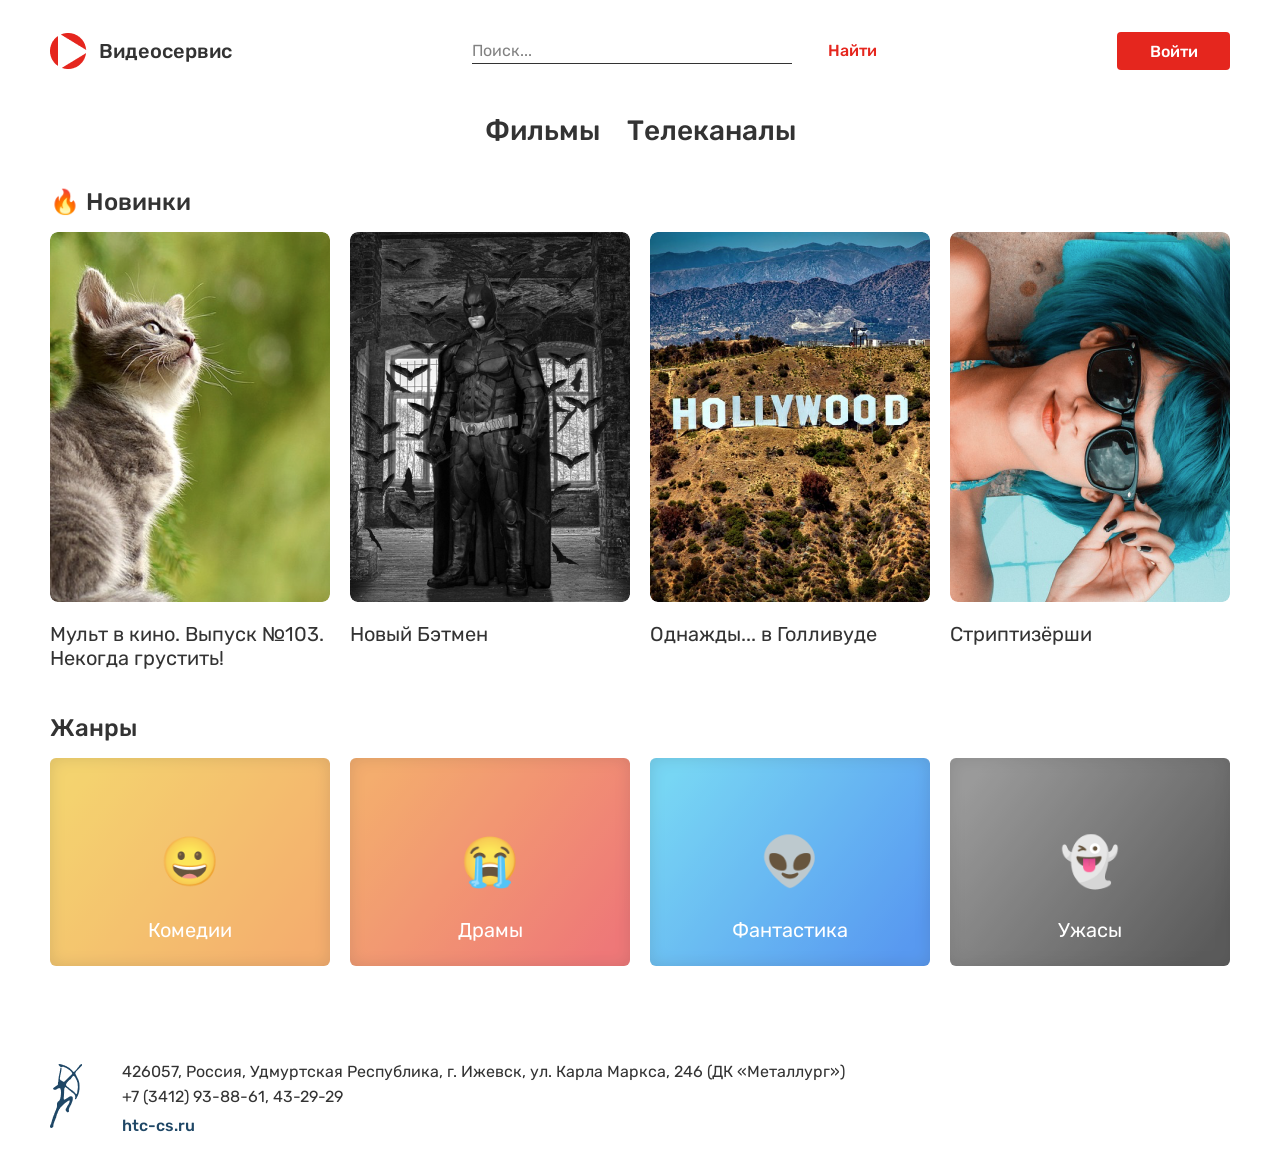
<file: index.html>
<!DOCTYPE html>
<html lang="ru">
<head>
    <meta charset="UTF-8">
    <meta name="viewport" content="width=device-width, initial-scale=1.0">
    <title>Maket</title>
    <link rel="stylesheet" href="css/style.css">
</head>
<body>
    <div class="container">
        <header class="header">
            <div class="header__logo">
                <img class="header__logo-img" src="img/sign.png" alt="логотип">
                <p class="header__logo-p">Видеосервис</p>
            </div>
            <div class="header__right">
            <form action="">
                <input class="header__search-txt" type="text" placeholder="Поиск...">
                <input class="header__search-bar" type="button" value="Найти">
            </form>
        </div>
            <form action="">
                <input class="header__auth-btn" type="button" value="Войти">
            </form>
        </header>
        <main>
            <nav class="nav">
                <a class="nav__a" href="index.html">Фильмы</a>
                <a class="nav__a" href="index1.html">Телеканалы</a>
            </nav>
        <div class="movies">
            <p class="movies-h">&#128293 Новинки</p>
            <div class="news">
                <div class="news-item">
                    <img class="news-item__img" src="img/picture.png" alt="cat">
                    <p class="news-item__p">Мульт в кино. Выпуск №103. Некогда грустить!</p>
                    <p class="news-item__desc">Фильм повествует о череде событий, произошедших в Голливуде в 1969 году, на закате его «золотого века». Известный актер Рик Далтон и его дублер Клифф Бут пытаются найти свое место в стремительно меняющемся мире киноиндустрии.</p>
                </div>
                <div class="news-item">
                    <img class="news-item__img" src="img/picture (1).png" alt="Batman">
                    <p class="news-item__p">Новый Бэтмен</p>
                    <p class="news-item__desc">Фильм повествует о череде событий, произошедших в Голливуде в 1969 году, на закате его «золотого века». Известный актер Рик Далтон и его дублер Клифф Бут пытаются найти свое место в стремительно меняющемся мире киноиндустрии.</p>
                </div>
                <div class="news-item">
                    <img class="news-item__img" src="img/picture2.png" alt="Holliwod">
                    <p class="news-item__p">Однажды... в Голливуде</p>
                    <p class="news-item__desc">Фильм повествует о череде событий, произошедших в Голливуде в 1969 году, на закате его «золотого века». Известный актер Рик Далтон и его дублер Клифф Бут пытаются найти свое место в стремительно меняющемся мире киноиндустрии.</p>
                </div>
                <div class="news-item">
                    <img class="news-item__img" src="img/picture (2).png" alt="woman">
                    <p class="news-item__p">Стриптизёрши</p>
                    <p class="news-item__desc">Фильм повествует о череде событий, произошедших в Голливуде в 1969 году, на закате его «золотого века». Известный актер Рик Далтон и его дублер Клифф Бут пытаются найти свое место в стремительно меняющемся мире киноиндустрии.</p>
                </div>
            </div>
        </div>
        <div class="genres-gallery"> 
            <p class="movies-h">Жанры</p>
            <div class="ganres">  
                <div class="genres-item comedy"> 
                <p class="genres-item_emoji">&#128512</p> 
                <p class="genres-item_name">Комедии</p> 
                </div>
            <div class="genres-item drama"> 
                <p class="genres-item_emoji">&#128557</p> 
                <p class="genres-item_name">Драмы</p> 
            </div>
            <div class="genres-item fantastic"> 
                <p class="genres-item_emoji">&#128125</p> 
                <p class="genres-item_name">Фантастика</p> 
            </div>
            <div class="genres-item horror"> 
                <p class="genres-item_emoji">&#128123</p> 
                <p class="genres-item_name">Ужасы</p> 
            </div>
            </div>
        </div>
        </main>
    </div>
    <footer class="footer">
        <div class="container footer-container">
            <div class="footer__logo">
            <img src="img/htc-cs-logo.png" alt="logo">
            </div>
            <div class="footer__info">
                <p class="footer__info-p">426057, Россия, Удмуртская Республика, г. Ижевск, ул. Карла Маркса, 246 (ДК «Металлург»)</p>
                <p class="footer__info-p">+7 (3412) 93-88-61, 43-29-29</p>
                <a class="footer__info-a" href="http://htc-cs.ru">htc-cs.ru</a>
            </div>
        </div>
    </footer>
    <template id="loginTemplate">
         <div class="loginButton">
             <p class="loginTitle">Вход</p>
             <div class="inputFields">
                 <input class="loginField" type="text" placeholder="Логин">
                 <input class="passwordField" type="password" placeholder="Пароль">
                 <div class="doRemember">
                     <input class="rememberField" type="checkbox" id="rememberMe"> 
                     <label for="rememberMe">Запомнить</label>
                 </div>
                 <button class="login_btn">Войти</button>
             </div>
         </div>
     </template>
     <div class="modal" id="loginModal" hidden>
       <div class="modal__backdrop" data-close></div>
       <div class="modal__wrapper">
           <div id="loginModalBody"></div>
       </div>
     </div>

     <script src="modal.js" defer></script>
</body>
</html>
</file>
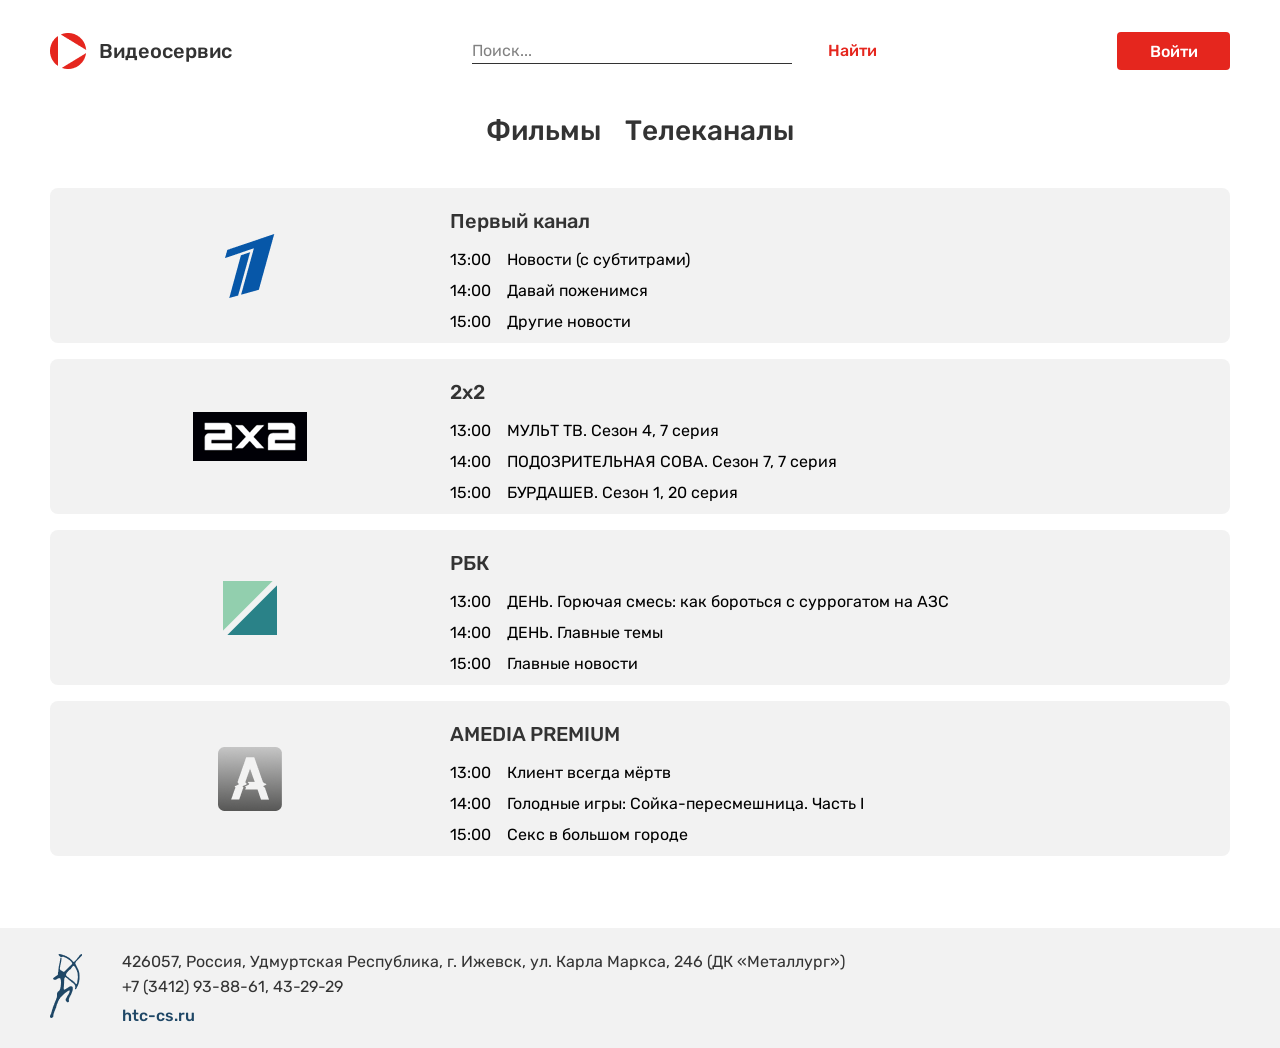
<file: index1.html>
<!DOCTYPE html>
<html lang="ru">
<head>
    <meta charset="UTF-8">
    <meta name="viewport" content="width=device-width, initial-scale=1.0">
    <title>Maket</title>
    <link rel="stylesheet" href="css/style1.css">
</head>
<body>
    <div class="container">
        <header class="header">
            <div class="header__logo">
                <img class="header__logo-img" src="img/sign.png" alt="логотип">
                <p class="header__logo-p">Видеосервис</p>
            </div>
            <div class="header__riht">
            <form action="">
                <input class="header__search-txt" type="text" placeholder="Поиск...">
                <input class="header__search-bar" type="button" value="Найти">
            </form>
        </div>
            <form action="">
                <input class="header__auth-btn" type="button" value="Войти">
            </form>
        </header>
        <main>
            <nav class="nav">
                <a class="nav__a" href="index.html">Фильмы</a>
                <a class="nav__a" href="index1.html">Телеканалы</a>
            </nav>
            <div class="channels">
                <div class="news">
                    <div class="news_first">
                        <div class="news_img">
                        <img class="news_first-img" src="img/Vector.png" alt="Первый канал">
                    </div>
                        <div class="news_first-box">
                            <p class="news_first-p">Первый канал</p>
                            <div class="news_first-1">
                                <p>13:00</p>
                                <p class="news_first-1-p">Новости (с субтитрами)</p>
                            </div>
                            <div class="news_first-2">
                                <p>14:00</p>
                                <p class="news_first-1-p">Давай поженимся</p>
                            </div>
                            <div class="news_first-3">
                                <p>15:00</p>
                                <p class="news_first-1-p">Другие новости</p>
                            </div>
                        </div>
                    </div>
                    <div class="news_first">
                        <div class="news_img">
                        <img class="news_first-img" src="img/2x2.png" alt="2x2">
                    </div>
                        <div class="news_first-box">
                            <p class="news_first-p">2x2</p>
                            <div class="news_first-1">
                                <p>13:00</p>
                                <p class="news_first-1-p">МУЛЬТ ТВ. Сезон 4, 7 серия</p>
                            </div>
                            <div class="news_first-2">
                                <p>14:00</p>
                                <p class="news_first-1-p">ПОДОЗРИТЕЛЬНАЯ СОВА. Сезон 7, 7 серия</p>
                            </div>
                            <div class="news_first-3">
                                <p>15:00</p>
                                <p class="news_first-1-p">БУРДАШЕВ. Сезон 1, 20 серия</p>
                            </div>
                        </div>
                    </div>
                    <div class="news_first">
                        <div class="news_img">
                        <img class="news_first-img" src="img/rbc.png" alt="РБК">
                    </div>
                        <div class="news_first-box">
                            <p class="news_first-p">РБК</p>
                            <div class="news_first-1">
                                <p>13:00</p>
                                <p class="news_first-1-p">ДЕНЬ. Горючая смесь: как бороться с суррогатом на АЗС</p>
                            </div>
                            <div class="news_first-2">
                                <p>14:00</p>
                                <p class="news_first-1-p">ДЕНЬ. Главные темы</p>
                            </div>
                            <div class="news_first-3">
                                <p>15:00</p>
                                <p class="news_first-1-p">Главные новости</p>
                            </div>
                        </div>
                    </div>
                    <div class="news_first">
                        <div class="news_img">
                        <img class="news_first-img" src="img/amedia.png" alt="AMEDIA PREMIUM">
                    </div>
                        <div class="news_first-box">
                            <p class="news_first-p">AMEDIA PREMIUM</p>
                            <div class="news_first-1">
                                <p>13:00</p>
                                <p class="news_first-1-p">Клиент всегда мёртв</p>
                            </div>
                            <div class="news_first-2">
                                <p>14:00</p>
                                <p class="news_first-1-p">Голодные игры: Сойка-пересмешница. Часть I</p>
                            </div>
                            <div class="news_first-3">
                                <p>15:00</p>
                                <p class="news_first-1-p">Секс в большом городе</p>
                            </div>
                        </div>
                    </div>
                </div>
            </div>
        </main>
    </div>
    <footer class="footer">
        <div class="container footer-container">
            <div class="footer__logo">
            <img src="img/htc-cs-logo.png" alt="logo">
            </div>
            <div class="footer__info">
                <p class="footer__info-p">426057, Россия, Удмуртская Республика, г. Ижевск, ул. Карла Маркса, 246 (ДК «Металлург»)</p>
                <p class="footer__info-p">+7 (3412) 93-88-61, 43-29-29</p>
                <a class="footer__info-a" href="http://htc-cs.ru">htc-cs.ru</a>
            </div>
        </div>
    </footer>
    <template id="loginTemplate">
         <div class="loginButton">
             <p class="loginTitle">Вход</p>
             <div class="inputFields">
                 <input class="loginField" type="text" placeholder="Логин">
                 <input class="passwordField" type="password" placeholder="Пароль">
                 <div class="doRemember">
                     <input class="rememberField" type="checkbox" id="rememberMe"> 
                     <label for="rememberMe">Запомнить</label>
                 </div>
                 <button class="login_btn">Войти</button>
             </div>
         </div>
     </template>
     <div class="modal" id="loginModal" hidden>
       <div class="modal__backdrop" data-close></div>
       <div class="modal__wrapper">
           <div id="loginModalBody"></div>
       </div>
     </div>

     <script src="modal.js" defer></script>
</body>
</html>
</file>
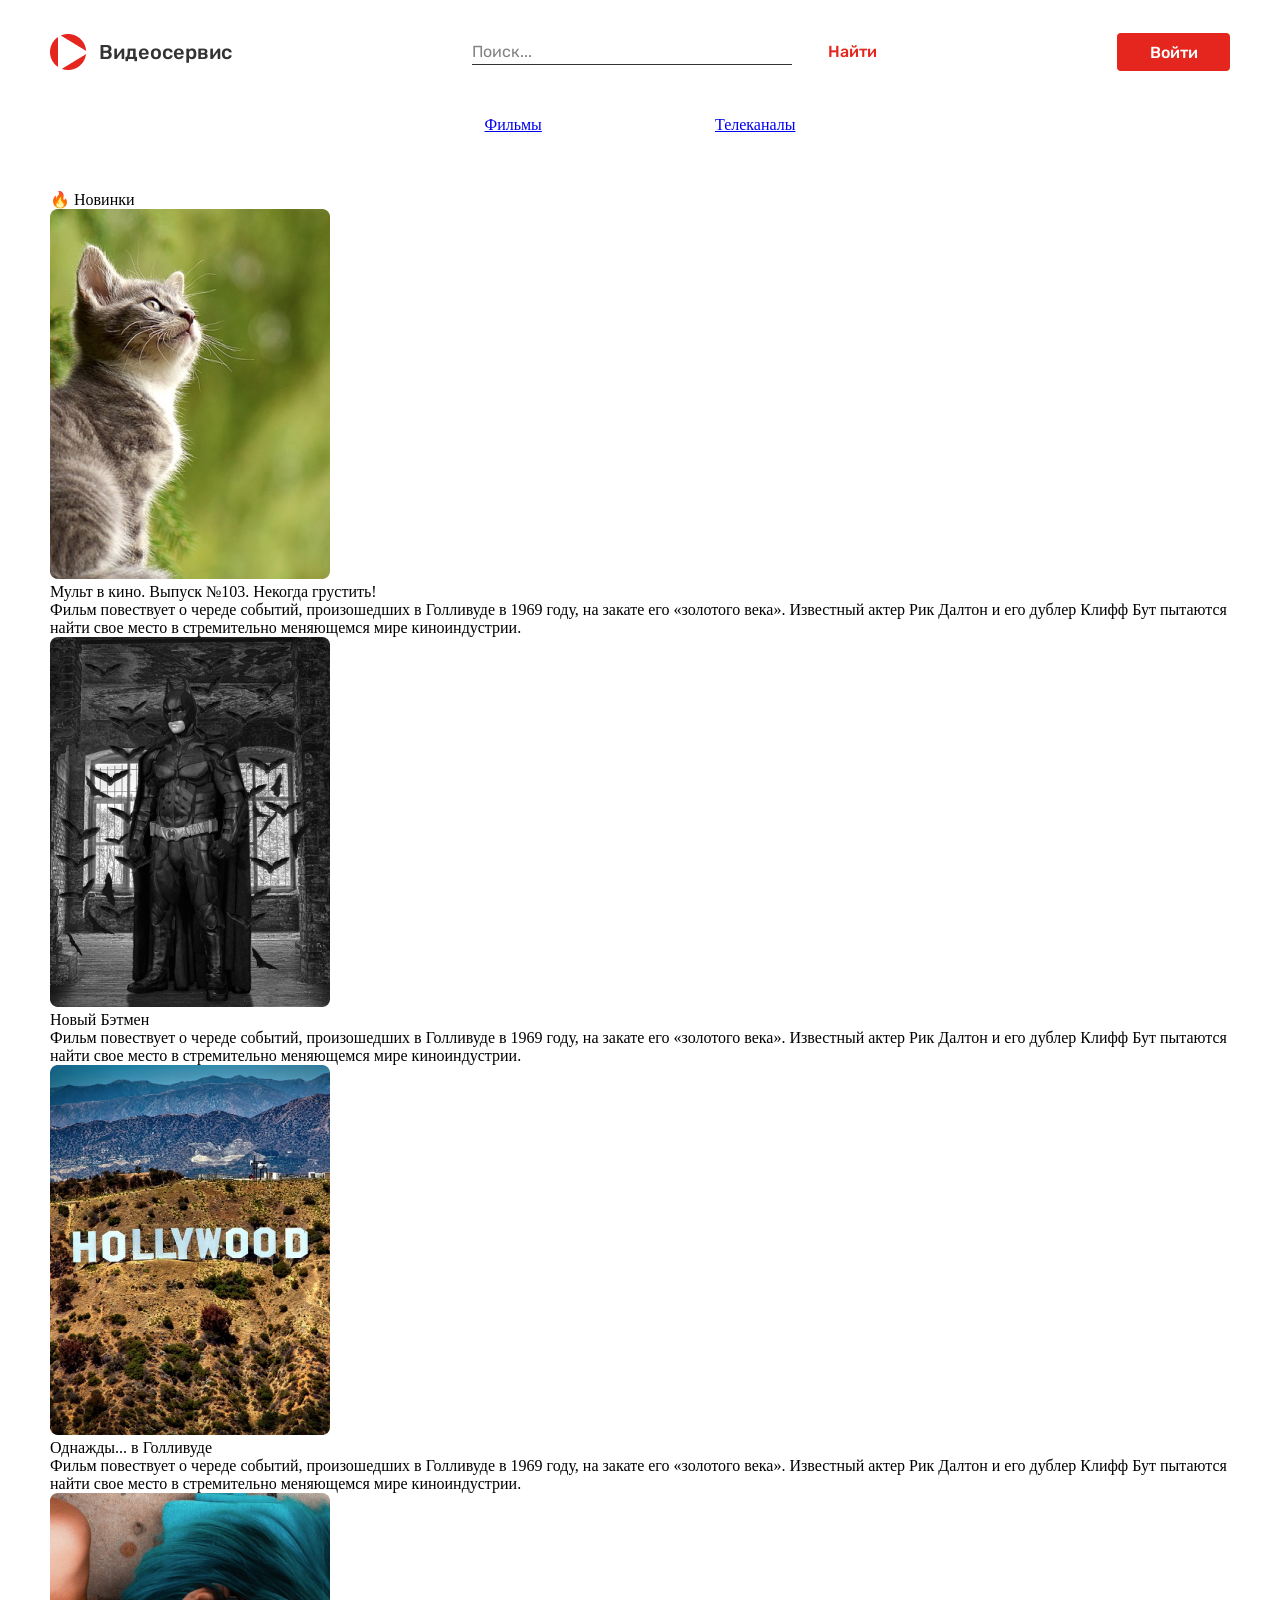
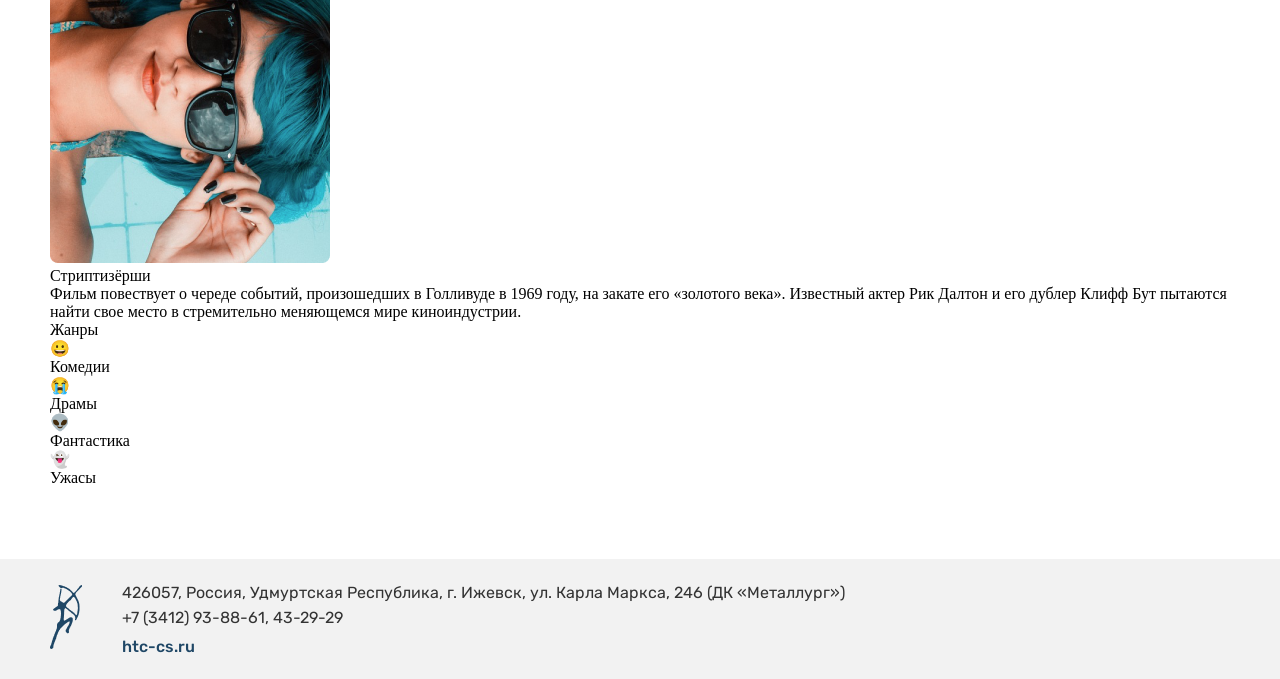
<file: index2.html>
<!DOCTYPE html>
<html lang="ru">
<head>
    <meta charset="UTF-8">
    <meta name="viewport" content="width=device-width, initial-scale=1.0">
    <title>Maket</title>
    <link rel="stylesheet" href="css/style4.css">
</head>
<body>
    <div class="container">
        <header class="header">
            <div class="header__logo">
                <img class="header__logo-img" src="img/sign.png" alt="логотип">
                <p class="header__logo-p">Видеосервис</p>
            </div>
            <form action="">
                <input class="header__search-txt" type="text" placeholder="Поиск...">
                <input class="header__search-btn" type="button" value="Найти">
            </form>
            <form action="">
                <input class="header__auth-btn" type="button" value="Войти">
            </form>
        </header>
        <main>
            <nav class="nav">
                <a class="nav__a" href="index">Фильмы</a>
                <a class="nav__a" href="index1.html">Телеканалы</a>
            </nav>
        <div class="movies">
            <p class="movies-h">&#128293 Новинки</p>
            <div class="news">
                <div class="news-item">
                    <img class="news-item__img" src="img/picture.png" alt="cat">
                    <p class="news-item__p">Мульт в кино. Выпуск №103. Некогда грустить!</p>
                    <p class="news-item__desc">Фильм повествует о череде событий, произошедших в Голливуде в 1969 году, на закате его «золотого века». Известный актер Рик Далтон и его дублер Клифф Бут пытаются найти свое место в стремительно меняющемся мире киноиндустрии.</p>
                </div>
                <div class="news-item">
                    <img class="news-item__img" src="img/picture (1).png" alt="Batman">
                    <p class="news-item__p">Новый Бэтмен</p>
                    <p class="news-item__desc">Фильм повествует о череде событий, произошедших в Голливуде в 1969 году, на закате его «золотого века». Известный актер Рик Далтон и его дублер Клифф Бут пытаются найти свое место в стремительно меняющемся мире киноиндустрии.</p>
                </div>
                <div class="news-item">
                    <img class="news-item__img" src="img/picture2.png" alt="Holliwod">
                    <p class="news-item__p">Однажды... в Голливуде</p>
                    <p class="news-item__desc">Фильм повествует о череде событий, произошедших в Голливуде в 1969 году, на закате его «золотого века». Известный актер Рик Далтон и его дублер Клифф Бут пытаются найти свое место в стремительно меняющемся мире киноиндустрии.</p>
                </div>
                <div class="news-item">
                    <img class="news-item__img" src="img/picture (2).png" alt="woman">
                    <p class="news-item__p">Стриптизёрши</p>
                    <p class="news-item__desc">Фильм повествует о череде событий, произошедших в Голливуде в 1969 году, на закате его «золотого века». Известный актер Рик Далтон и его дублер Клифф Бут пытаются найти свое место в стремительно меняющемся мире киноиндустрии.</p>
                </div>
            </div>
        </div>
        <div class="genres-gallery"> 
            <p class="movies-h">Жанры</p>
            <div class="ganres">  
                <div class="genres-item comedy"> 
                <p class="genres-item_emoji">&#128512</p> 
                <p class="genres-item_name">Комедии</p> 
                </div>
            <div class="genres-item drama"> 
                <p class="genres-item_emoji">&#128557</p> 
                <p class="genres-item_name">Драмы</p> 
            </div>
            <div class="genres-item fantastic"> 
                <p class="genres-item_emoji">&#128125</p> 
                <p class="genres-item_name">Фантастика</p> 
            </div>
            <div class="genres-item horror"> 
                <p class="genres-item_emoji">&#128123</p> 
                <p class="genres-item_name">Ужасы</p> 
            </div>
            </div>
        </div>
        </main>
    </div>
    <footer class="footer">
        <div class="container footer-container">
            <div class="footer__logo">
            <img src="img/htc-cs-logo.png" alt="logo">
            </div>
            <div class="footer__info">
                <p class="footer__info-p">426057, Россия, Удмуртская Республика, г. Ижевск, ул. Карла Маркса, 246 (ДК «Металлург»)</p>
                <p class="footer__info-p">+7 (3412) 93-88-61, 43-29-29</p>
                <a class="footer__info-a" href="http://htc-cs.ru">htc-cs.ru</a>
            </div>
        </div>
    </footer>
</body>
</html>
</file>
<file: css/style.css>
*{
    margin: 0;
    padding: 0;
    box-sizing: border-box;
}
@font-face {
    font-family: Rubik-Medium;
    src: url(../fonts/Rubik/Rubik-Medium.ttf);
}
@font-face {
    font-family: Rubik-Regular;
    src: url(../fonts/Rubik/Rubik-Regular.ttf);
}
.container {
  max-width: 1180px;
  margin: 0 auto;
  width: 100%;
}

.header {
  min-height: 40px;
  display: flex;
  justify-content: space-between;
  align-items: center;
  padding-top: 32px;
}

.header__logo {
  display: flex;
  align-items: center;
}

.header__logo-p {
  color: #333333;
  font-size: 20px;
  font-family: Rubik-Medium;
  margin-left: 11.88px;
}

.header__search-txt {
  width: 320px;
  height: 25px;
  border: none;
  border-bottom: 1px solid #333333;
  font-family: Rubik-Medium;
  font-size: 16px;
  color: #333333;
  max-width: 100%;
}

.header__search-txt::placeholder {
  color: #828282;
  font-family: Rubik-Regular;
  font-size: 16px;
}

.header__search-txt:focus {
  outline: none;
}

.header__search-bar {
  background: none;
  border: none;
  color: #E5261E;
  font-family: Rubik-Medium;
  font-size: 16px;
  margin-left: 32px;
}

.header__auth-btn {
  width: 113px;
  height: 38px;
  background-color: #E5261E;
  border-radius: 4px;
  border: none;
  font-family: Rubik-Medium;
  color: #ffffff;
  font-size: 16px;
}

.header__auth-btn:hover {
  background-color: #CC221B;
}

.nav {
  display: flex;
  margin: 44px auto 32px auto;
  justify-content: center;
  height: 42px;
  max-width: 311px;
  width: 100%;
  flex-wrap: wrap;
  gap: 24px;
}

.nav__a {
  color: #333333;
  font-size: 28px;
  font-family: Rubik-Medium;
  text-decoration: none;
}

.nav__a:hover {
  color: #E5261E;
  border-bottom: 2px #E5261E solid;
  padding-bottom: 2px;
}
.nav{
    max-width: 311px;
    display: flex;
    margin: 44px auto 32px auto;
    justify-content: space-between;
    height: 42px;
    width: 100%;
    flex-wrap: wrap;
    gap: 24px;
}
.nav-link{
    color: #333333;
    font-size: 28px;
    font-family: Rubik-Medium;
    text-decoration: none;
}
.nav-link:hover{
    color: #E5261E;
    border-bottom: 2px #E5261E solid;
    padding-bottom: 9px;
}

.movies-h {
  font-family: Rubik-Medium;
  font-size: 24px;
  color: #333333;
  margin-bottom: 16px;
}

.news-item__img {
  border-radius: 8px;
}

.news-item__p {
  color: #333333;
  font-family: Rubik-Regular;
  font-size: 20px;
  margin-top: 16px;
}

.news-item {
  width: 280px;
  position: relative;
}

.news-item__desc {
  width: 280px;
  height: 370px;
  background-color: rgba(51, 51, 51, 0.8);
  border-radius: 8px;
  font-family: Rubik-Regular;
  font-size: 16px;
  color: #ffffff;
  line-height: 140%;
  padding: 16px;
  box-sizing: border-box;
  position: absolute;
  top: 0px;
  left: 0px;
  opacity: 0;

}

.news-item:hover .news-item__desc {
  opacity: 1;
}

.news {
  display: flex;
  justify-content: space-between;
  flex-wrap: wrap;
  gap: 20px;
}

.genres-item {
  width: 280px;
  height: 208px;
  box-shadow: inset 0px 0px 16px rgba(0, 0, 0, 0.15);
  border-radius: 6px;
  display: flex;
  justify-content: center;
  align-items: center;
  flex-direction: column;
  position: relative;
  opacity: 0.8;
}

.genres-gallery {
  margin-top: 44px;
}

.comedy {
  background: linear-gradient(127.83deg, #F2C94C 8.44%, #F29A4A 91.36%);
}

.drama {
  background: linear-gradient(127.83deg, #F2994A 8.44%, #EB5757 91.36%);
}

.fantastic {
  background: linear-gradient(127.83deg, #56CCF2 8.44%, #2F80ED 91.36%);
}

.horror {
  background: linear-gradient(127.83deg, #828282 8.44%, #333333 91.36%);
}

.genres-item_emoji {
  font-size: 48px;
}

.genres-item_name {
  font-family: Rubik-Regular;
  font-size: 20px;
  color: #ffffff;
  position: absolute;
  top: 160px;
}

.genres-item:hover {
  opacity: 1;
}

.ganres {
  display: flex;
  justify-content: space-between;
  flex-wrap: wrap;
  gap: 20px;
}

.footer {
  background-color: #ffffff;
  margin-top: 72px;
}

.footer-container {
  height: 120px;
  display: flex;
  align-items: center;
}

.footer__info {
  margin-left: 39.98px;
}

.footer__info-p {
  color: #333333;
  font-family: Rubik-Regular;
  font-size: 16px;
}

.footer__info-a {
  color: #1F4766;
  font-family: Rubik-Medium;
  font-size: 16px;
  text-decoration: none;
}

.footer__info-p:nth-child(2) {
  margin: 6px 0 10px 0;
}

.login-overlay {
    display: none;
    position: fixed;
    top: 0;
    left: 0;
    width: 100%;
    height: 100%;
    background: rgba(0, 0, 0, 0.4);

    justify-content: center;
    align-items: center;
    z-index: 1000;
}

#login-toggle:checked ~ .login-overlay {
    display: flex;
}

#login-toggle {
    display: none;
}

.login-overlay {
    display: none;
    position: fixed;
    top: 0;
    left: 0;
    width: 100%;
    height: 100%;
    background: rgba(0, 0, 0, 0.4);
    justify-content: center;
    align-items: center;
    z-index: 1000;
}

#login-toggle:checked ~ .login-overlay {
    display: flex;
}

.login-window {
    width: 100%;
    height: 100%;
    background: #f2f2f2;
    border-radius: 10px;
    padding: 30px;
    box-sizing: border-box;
    text-align: center;
}

.login-window h2 {
    font-family: Rubik-Medium;
    font-size: 28px;
    margin-bottom: 25px;
    color: #333;
}

.login-window form input {
    font-family: Rubik-Regular;
    width: 100%;
    padding: 10px;
    margin-bottom: 20px;
    border: none;
    border-bottom: 1px solid #333;
    outline: none;
    font-size: 16px;
}

.remember {
    font-family: Rubik-Regular;
    display: flex;
    align-items: center;
    gap: 8px;
    font-size: 16px;
    margin-top: 5px;
}

.login-window button {
    margin-top: 20px;
    background: #E5261E;
    color: white;
    border: none;
    border-radius: 5px;
    padding: 10px 20px;
    font-size: 16px;
    cursor: pointer;
    font-family: Rubik-Regular;
}

.login-button {
    cursor: pointer;
    font-family: Rubik-Regular;
}
.news-item,
.news-item__img,
.news-item__desc {
  max-width: 100%;
}

.loginButton {
    background-color: #ffffff;
    width: 304px;
    height: 394px;
    box-shadow: 0px 4px 20px rgba(0, 0, 0, 0.15);
    border-radius: 8px;
    display: flex;
    flex-direction: column;
    box-sizing: border-box;
}
.loginTitle {
    font-family: Rubik-Medium;
    font-size: 28px;
    color: #333333;
    text-align: center;
    margin-top: 36px;
    margin-bottom: 24px;
}
.inputFields {
    display: flex;
    flex-direction: column;
    align-items: center;
    padding: 0 36px;
    width: 100%;
    box-sizing: border-box;
    flex-grow: 1; 
}
.loginField, .passwordField {
    width: 100%;
    border: none;
    border-bottom: 1px solid #828282;
    font-family: Rubik-Regular;
    font-size: 16px;
    color: #333333;
    padding-bottom: 8px;
    margin-bottom: 24px;
    outline: none;
    background: transparent;
}
.doRemember {
    display: flex;
    align-items: center;
    align-self: flex-start;
    gap: 8px;
    font-family: Rubik-Regular;
    font-size: 16px;
    color: #333333;
    margin-bottom: 32px;
    cursor: pointer;
}

.rememberField {
    appearance: none; 
    width: 20px;
    height: 20px;
    border: 1px solid #333333;
    border-radius: 4px;
    background-color: transparent;
    cursor: pointer;
    position: relative;
    display: flex;
    align-items: center;
    justify-content: center;
    outline: none; 
}
.rememberField:checked::after {
    content: "";
    position: absolute;
    width: 5px;
    height: 10px;
    border: solid #E5261E;
    border-width: 0 2px 2px 0;
    transform: rotate(45deg);
    margin-top: -2px;
}

.login_btn {
    background-color: #E5261E;
    color: #ffffff;
    font-family: Rubik-Medium;
    font-size: 16px;
    width: 113px;
    height: 38px;
    border: none;
    border-radius: 4px;
    cursor: pointer;
    margin-top: auto; 
    margin-bottom: 36px; 
}

.modal[hidden] { display: none; }
.modal {
    position: fixed;
    inset: 0;
    z-index: 1000;
    display: flex;
    align-items: center;
    justify-content: center;
    animation: modalFadeIn 0.3s ease forwards;
}
.modal__backdrop {
    position: absolute;
    inset: 0;
    background: rgba(0, 0, 0, 0.5);
}
.modal__wrapper {
    position: relative;
    z-index: 1;
    animation: modalSlideUp 0.3s ease forwards;
}


@media (max-width: 768px){
.header{
    flex-direction: column;
    gap: 20px;
    padding-top: 16px;
    margin-left: 15px;
    margin-right: 15px;
    display: flex;
    justify-content: space-between;
    align-items: center;
  }
  .header form {
    width: 100%;
    display: flex;
    justify-content: space-between;
    align-items: stretch;
  }
  .header__search-txt {
    width: 100%;
  }
  .header__search-bar {
    margin-left: 0;
  }
  .header__auth-btn {
    width: 100%;
  }
  .nav{
    justify-content: center;
    width: 100%;
    gap: 24px;
    margin: 24px auto;
  }
  .nav__a{
    font-size: 22px;
  }
  .movies-h{
    justify-content: center;
    align-items: center;
    display: flex;
  }
  .news{
    flex-direction: column;
    align-items: center;
    gap: 32px;
    justify-content: center;
    display: flex;
  }
  .news-item{
    width: 100%;
    height: auto;
    align-items: center; 
    text-align: center;
    position: relative;
  }
  .news-item__desc{
    left: 80px;
  }
  .ganres{
    flex-direction: column;
    align-items: center;
    gap: 20px;
  }
  .genres-item{
    width: 100%;
    max-width: 343px;
  }
  .footer-container {
    height: auto;
    gap: 16px;
    padding: 24px 16px;
  }
  .footer__info { 
    margin-left: 0; 
  }
}
</file>
<file: css/style1.css>
*{
    margin: 0;
    padding: 0;
    box-sizing: border-box;
}
@font-face {
    font-family: Rubik-Medium;
    src: url(../fonts/Rubik/Rubik-Medium.ttf);
}
@font-face {
    font-family: Rubik-Regular;
    src: url(../fonts/Rubik/Rubik-Regular.ttf);
}

.container {
  max-width: 1180px;
  margin: 0 auto;
  width: 100%;
}

.header {
  min-height: 40px;
  display: flex;
  justify-content: space-between;
  align-items: center;
  padding-top: 32px;
}

.header__logo {
  display: flex;
  align-items: center;
}

.header__logo-p {
  color: #333333;
  font-size: 20px;
  font-family: Rubik-Medium;
  margin-left: 11.88px;
}

.header__search-txt {
  width: 320px;
  height: 25px;
  border: none;
  border-bottom: 1px solid #333333;
  font-family: Rubik-Medium;
  font-size: 16px;
  color: #333333;
  max-width: 100%;
}

.header__search-txt::placeholder {
  color: #828282;
  font-family: Rubik-Regular;
  font-size: 16px;
}

.header__search-txt:focus {
  outline: none;
}

.header__search-bar {
  background: none;
  border: none;
  color: #E5261E;
  font-family: Rubik-Medium;
  font-size: 16px;
  margin-left: 32px;
}

.header__auth-btn {
  width: 113px;
  height: 38px;
  background-color: #E5261E;
  border-radius: 4px;
  border: none;
  font-family: Rubik-Medium;
  color: #ffffff;
  font-size: 16px;
}

.header__auth-btn:hover {
  background-color: #CC221B;
}

.nav {
  display: flex;
  margin: 44px auto 32px auto;
  justify-content: center;
  height: 42px;
  max-width: 311px;
  width: 100%;
  flex-wrap: wrap;
  gap: 24px;
}

.nav__a {
  color: #333333;
  font-size: 28px;
  font-family: Rubik-Medium;
  text-decoration: none;
}

.nav__a:hover {
  color: #E5261E;
  border-bottom: 2px #E5261E solid;
  padding-bottom: 2px;
}
.nav-link{
    color: #333333;
    font-size: 28px;
    font-family: Rubik-Medium;
    text-decoration: none;
}
.nav-link:hover{
    color: #E5261E;
    border-bottom: 2px #E5261E solid;
    padding-bottom: 9px;
}

.news_first{
    width: 100%;
    max-width: 100%;
    height: auto;
    background-color: #f2f2f2;
    display: flex;
    border-radius: 8px;
    margin-bottom: 16px;
}

.news_img{
    display: flex;
    align-items: center;
    justify-content: center;
    width: 400px;
}

.news_first-p{
    font-family: Rubik-Medium;
    font-size: 20px;
    color: #333333;
    margin-bottom: 17px;
    margin-top: 21px;
}

.news_first-1{
    display: flex;
    font-family: Rubik-Regular;
    font-size: 16px;
    margin-bottom: 12px;
}

.news_first-2{
    display: flex;
    font-family: Rubik-Regular;
    font-size: 16px;
    margin-bottom: 12px;
}

.news_first-3{
    display: flex;
    font-family: Rubik-Regular;
    font-size: 16px;
    margin-bottom: 12px;
}

.news_first-1-p{
    margin-left: 16px;
    font-family: Rubik-Regular;
}

.news_first-1:hover{
    color: #E5261E;
}

.news_first-2:hover{
    color: #E5261E;
}

.news_first-3:hover{
    color: #E5261E;
}

.footer{
    background-color: #f2f2f2;
    margin-top: 72px;
}

.footer-container{
    height: 120px;
    display: flex;
    align-items: center;
}

.footer__info{
    margin-left: 39.98px;
}

.footer__info-p{
    font-family: Rubik-Regular;
    font-size: 16px;
    color: #333333;
}

.footer__info-a{
    color: #1F4766;
    font-family: Rubik-Medium;
    font-size: 16px;
    text-decoration: none;
}

.footer__info-p:nth-child(2){
    margin: 6px 0 10px 0;
}

.login-overlay {
    display: none;
    position: fixed;
    top: 0;
    left: 0;
    width: 100%;
    height: 100%;
    background: rgba(0, 0, 0, 0.4);
    justify-content: center;
    align-items: center;
    z-index: 1000;
}

#login-toggle:checked ~ .login-overlay {
    display: flex;
}

#login-toggle {
    display: none;
}

.login-overlay {
    display: none;
    position: fixed;
    top: 0;
    left: 0;
    width: 100%;
    height: 100%;
    background: rgba(0, 0, 0, 0.4);
    justify-content: center;
    align-items: center;
    z-index: 1000;
}

#login-toggle:checked ~ .login-overlay {
    display: flex;
}

.login-window {
    width: 100%;
    height: 100%;
    background: #f2f2f2;
    border-radius: 10px;
    padding: 30px;
    box-sizing: border-box;
    text-align: center;
}

.login-window h2 {
    font-family: Rubik-Medium;
    font-size: 28px;
    margin-bottom: 25px;
    color: #333;
}

.login-window form input {
    font-family: Rubik-Regular;
    width: 100%;
    padding: 10px;
    margin-bottom: 20px;
    border: none;
    border-bottom: 1px solid #333;
    outline: none;
    font-size: 16px;
}

.remember {
    font-family: Rubik-Regular;
    display: flex;
    align-items: center;
    gap: 8px;
    font-size: 16px;
    margin-top: 5px;
}

.login-window button {
    margin-top: 20px;
    background: #E5261E;
    color: white;
    border: none;
    border-radius: 5px;
    padding: 10px 20px;
    font-size: 16px;
    cursor: pointer;
    font-family: Rubik-Regular;
}

.login-button {
    cursor: pointer;
    font-family: Rubik-Regular;
}

.loginButton {
    background-color: #ffffff;
    width: 304px;
    height: 394px;
    box-shadow: 0px 4px 20px rgba(0, 0, 0, 0.15);
    border-radius: 8px;
    display: flex;
    flex-direction: column;
    box-sizing: border-box;
}
.loginTitle {
    font-family: Rubik-Medium;
    font-size: 28px;
    color: #333333;
    text-align: center;
    margin-top: 36px;
    margin-bottom: 24px;
}
.inputFields {
    display: flex;
    flex-direction: column;
    align-items: center;
    padding: 0 36px;
    width: 100%;
    box-sizing: border-box;
    flex-grow: 1; 
}
.loginField, .passwordField {
    width: 100%;
    border: none;
    border-bottom: 1px solid #828282;
    font-family: Rubik-Regular;
    font-size: 16px;
    color: #333333;
    padding-bottom: 8px;
    margin-bottom: 24px;
    outline: none;
    background: transparent;
}
.doRemember {
    display: flex;
    align-items: center;
    align-self: flex-start;
    gap: 8px;
    font-family: Rubik-Regular;
    font-size: 16px;
    color: #333333;
    margin-bottom: 32px;
    cursor: pointer;
}

.rememberField {
    appearance: none; 
    width: 20px;
    height: 20px;
    border: 1px solid #333333;
    border-radius: 4px;
    background-color: transparent;
    cursor: pointer;
    position: relative;
    display: flex;
    align-items: center;
    justify-content: center;
    outline: none; 
}
.rememberField:checked::after {
    content: "";
    position: absolute;
    width: 5px;
    height: 10px;
    border: solid #E5261E;
    border-width: 0 2px 2px 0;
    transform: rotate(45deg);
    margin-top: -2px;
}

.login_btn {
    background-color: #E5261E;
    color: #ffffff;
    font-family: Rubik-Medium;
    font-size: 16px;
    width: 113px;
    height: 38px;
    border: none;
    border-radius: 4px;
    cursor: pointer;
    margin-top: auto; 
    margin-bottom: 36px; 
}

.modal[hidden] { display: none; }
.modal {
    position: fixed;
    inset: 0;
    z-index: 1000;
    display: flex;
    align-items: center;
    justify-content: center;
    animation: modalFadeIn 0.3s ease forwards;
}
.modal__backdrop {
    position: absolute;
    inset: 0;
    background: rgba(0, 0, 0, 0.5);
}
.modal__wrapper {
    position: relative;
    z-index: 1;
    animation: modalSlideUp 0.3s ease forwards;
}

@media (max-width: 768px){
 .container {
    padding-left: 16px;
    padding-right: 16px;
}
 .header{
    flex-direction: column;
    gap: 20px;
    padding-top: 16px;
    margin-left: 15px;
    margin-right: 15px;
    display: flex;
    justify-content: space-between;
    align-items: center;
  }
  .header form {
    width: 100%;
    display: flex;
    justify-content: space-between;
    align-items: stretch;
  }
  .header__search-txt {
    width: 100%;
  }
  .header__search-bar {
    margin-left: 0;
  }
  .header__auth-btn {
    width: 100%;
  }
  .nav{
    justify-content: center;
    width: 100%;
    gap: 24px;
    margin: 24px auto;
  }
  .nav__a{
    font-size: 22px;
  }
  .news_first{
    flex-direction: column; 
    align-items: center; 
    height: auto;
    padding: 16px;
    gap: 12px;
  }
  .news_img {
    width: 100%; 
    max-width: 100%; 
  }
  .news_first-img{
    max-width: 100%; 
    width: 100%;
    padding: 16px;
    box-sizing: border-box;
  }
  .news_first-p{
    display: flex;
    width: 100%;
  }
  .channels{
    height: auto; 
    overflow-y: visible;
    margin-left: 16px;
    margin-right: 16px;
  }
   .footer-container {
    height: auto;
    gap: 16px;
    padding: 24px 16px;
  }
  .footer__info { 
    margin-left: 0; 
  }
}
</file>
<file: css/style4.css>
*{
    margin: 0;
    padding: 0;
}
@font-face {
    font-family: Rubik-Medium;
    src: url(../fonts/Rubik/Rubik-Medium.ttf);
}
@font-face {
    font-family: Rubik-Regular;
    src: url(../fonts/Rubik/Rubik-Regular.ttf);
}
.container{
    width: 1180px;
    /*background-color: rgb(238, 30, 30);*/
    margin: 0 auto;
}
.header{
    height: 40px;
    /*background-color: rgb(173, 123, 123);*/
    display: flex;
    justify-content: space-between;
    align-items: center;
    margin-top: 32px;
}
.header__logo{
    display: flex;
    align-items: center;
}
.header__logo-p{
    color: #333333;
    font-size: 20px;
    font-family: Rubik-Medium;
    margin-left: 11.88px;
}
.header__search-txt{
    width: 320px;
    height: 25px;
    border: none;
    border-bottom: 1px solid #333333;
    font-family: Rubik-Medium;
    font-size: 16px;
    color: #333333;
}
.header__search-txt::placeholder{
font-family: Rubik-Regular;
font-size: 16px;
color: #828282;
}
.header__search-txt:focus{
    outline: none;
}
.header__search-btn{
    background: none;
    border: none;
    color: #E5261E;
    font-family: Rubik-Medium;
    font-size: 16px;
    margin-left: 32px;
}
.header__auth-btn{
    width: 113px;
    height: 38px;
    background-color: #E5261E;
    border-radius: 4px;
    border: none;
    font-family: Rubik-Medium;
    color: white;
    font-size: 16px;
}
.header__auth-btn:hover{
    background-color: #CC221B;
}
.nav{
    width: 311px;
    display: flex;
    /*background-color:white;*/
    margin: 44px auto 32px auto;
    justify-content: space-between;
    height: 42px;
}
.nav-link{
    color: #333333;
    font-size: 28px;
    font-family: Rubik-Medium;
    text-decoration: none;
}
.nav-link:hover{
    color: #E5261E;
    border-bottom: 2px #E5261E solid;
    padding-bottom: 9px;
}

.news_first{
    width: 1180px;
    height: 162px;
    background-color: #f2f2f2;
    display: flex;
    border-radius: 8px;
    margin-bottom: 16px;
}

.news_img{
    display: flex;
    align-items: center;
    justify-content: center;
    width: 400px;
}

.news_first-p{
    font-family: Rubik-Medium;
    font-size: 20px;
    color: #333333;
    margin-bottom: 17px;
    margin-top: 21px;
}

.news_first-1{
    display: flex;
    font-family: Rubik-Regular;
    font-size: 16px;
    margin-bottom: 12px;
}

.news_first-2{
    display: flex;
    font-family: Rubik-Regular;
    font-size: 16px;
    margin-bottom: 12px;
}

.news_first-3{
    display: flex;
    font-family: Rubik-Regular;
    font-size: 16px;
    margin-bottom: 12px;
}

.news_first-1-p{
    margin-left: 16px;
    font-family: Rubik-Regular;
}

.news_first-1:hover{
    color: #E5261E;
}

.news_first-2:hover{
    color: #E5261E;
}

.news_first-3:hover{
    color: #E5261E;
}

.footer{
    background-color: #f2f2f2;
    margin-top: 72px;
}

.footer-container{
    height: 120px;
    display: flex;
    align-items: center;
}

.footer__info{
    margin-left: 39.98px;
}

.footer__info-p{
    font-family: Rubik-Regular;
    font-size: 16px;
    color: #333333;
}

.footer__info-a{
    color: #1F4766;
    font-family: Rubik-Medium;
    font-size: 16px;
    text-decoration: none;
}

.footer__info-p:nth-child(2){
    margin: 6px 0 10px 0;
}
</file>
